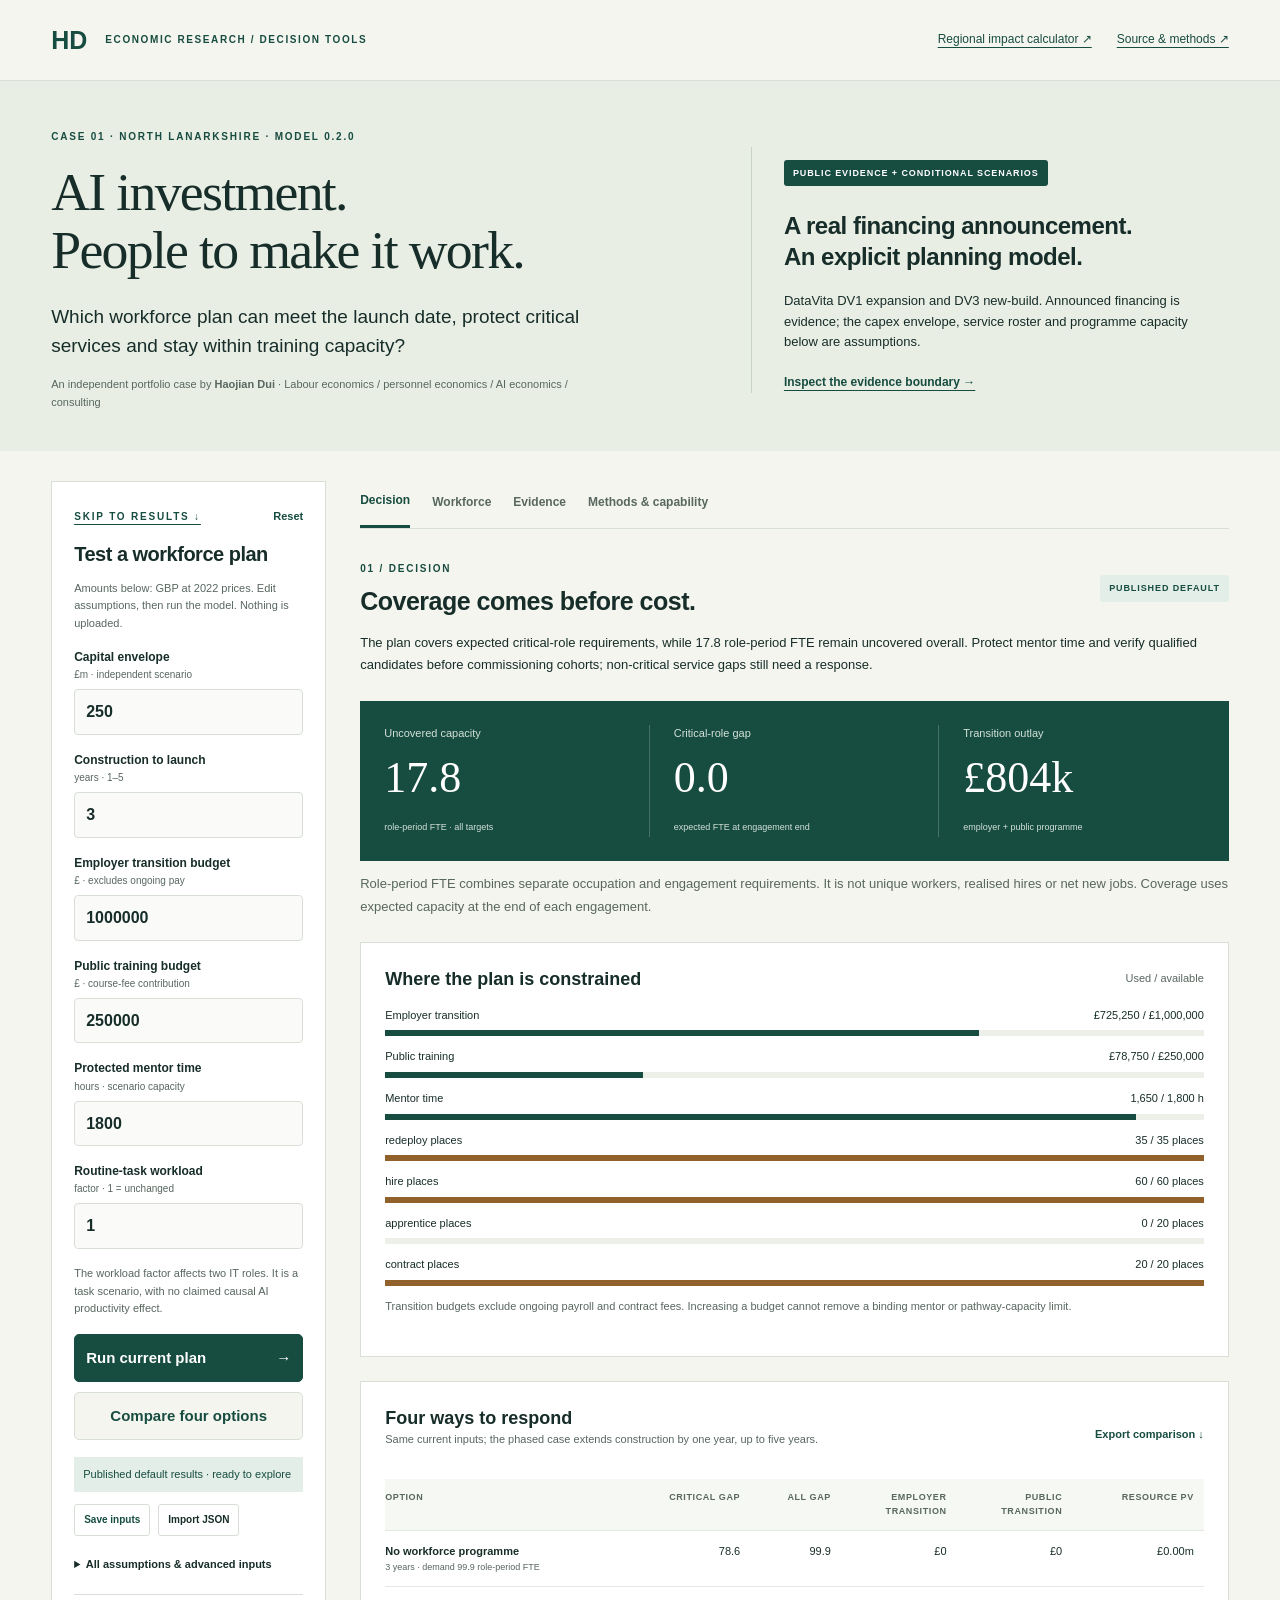
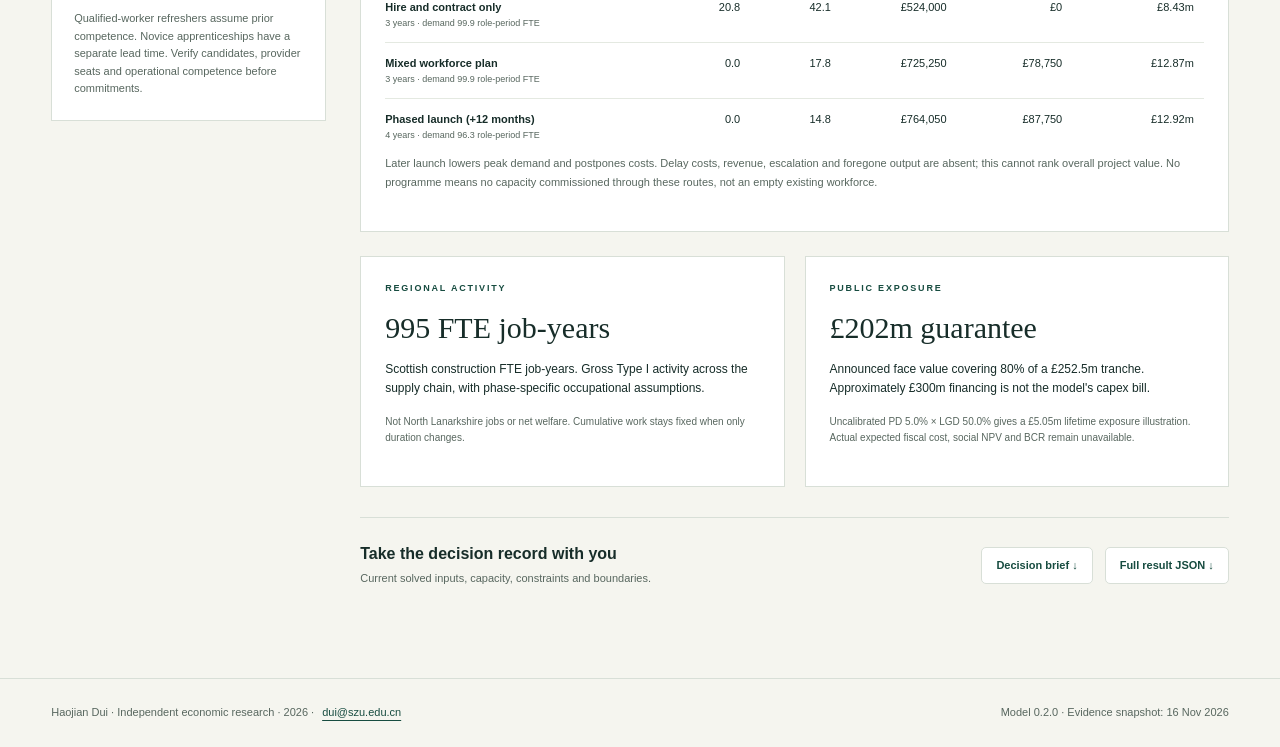
<file: site/index.html>
<!doctype html>
<html lang="en">
  <head>
    <meta charset="utf-8" />
    <meta name="viewport" content="width=device-width,initial-scale=1" />
    <meta
      name="description"
      content="An evidence-led AI infrastructure workforce decision case by economist Haojian Dui."
    />
    <title>AI Investment & Workforce | Haojian Dui</title>
    <link rel="stylesheet" href="workspace.css" />
  </head>
  <body>
    <a class="skip" href="#main">Skip to results</a>
    <header>
      <a class="brand" href="./"
        >HD <span>ECONOMIC RESEARCH / DECISION TOOLS</span></a
      >
      <div class="header-links">
        <a href="impact.html">Regional impact calculator ↗</a
        ><a href="https://github.com/JoeDHJ/economic-impact-assessment"
          >Source & methods ↗</a
        >
      </div>
    </header>
    <section class="hero">
      <div>
        <p class="eyebrow">CASE 01 · NORTH LANARKSHIRE · MODEL 0.2.0</p>
        <h1>AI investment.<br />People to make it work.</h1>
        <p class="intro">
          Which workforce plan can meet the launch date, protect critical
          services and stay within training capacity?
        </p>
        <p class="byline">
          An independent portfolio case by <strong>Haojian Dui</strong> · Labour
          economics / personnel economics / AI economics / consulting
        </p>
      </div>
      <aside class="case-note">
        <span class="pill">PUBLIC EVIDENCE + CONDITIONAL SCENARIOS</span>
        <h2>A real financing announcement.<br />An explicit planning model.</h2>
        <p>
          DataVita DV1 expansion and DV3 new-build. Announced financing is
          evidence; the capex envelope, service roster and programme capacity
          below are assumptions.
        </p>
        <a href="#evidence" data-go="evidence"
          >Inspect the evidence boundary →</a
        >
      </aside>
    </section>
    <div class="layout">
      <aside class="controls" aria-label="Scenario inputs">
        <div class="control-title">
          <a class="eyebrow" href="#main">SKIP TO RESULTS ↓</a
          ><button id="reset" class="text-button">Reset</button>
        </div>
        <h2>Test a workforce plan</h2>
        <p class="small">
          Amounts below: GBP at 2022 prices. Edit assumptions, then run the
          model. Nothing is uploaded.
        </p>
        <form id="inputs">
          <label
            >Capital envelope <span>£m · independent scenario</span
            ><input
              id="capital"
              type="number"
              min="0"
              max="100000"
              step="any"
              required /></label
          ><label
            >Construction to launch <span>years · 1–5</span
            ><input
              id="years"
              type="number"
              min="1"
              max="5"
              step="1"
              required /></label
          ><label
            >Employer transition budget <span>£ · excludes ongoing pay</span
            ><input
              id="employer"
              type="number"
              min="0"
              max="100000000"
              step="any"
              required /></label
          ><label
            >Public training budget <span>£ · course-fee contribution</span
            ><input
              id="public"
              type="number"
              min="0"
              max="100000000"
              step="any"
              required /></label
          ><label
            >Protected mentor time <span>hours · scenario capacity</span
            ><input
              id="mentor"
              type="number"
              min="0"
              max="1000000"
              step="any"
              required /></label
          ><label
            >Routine-task workload <span>factor · 1 = unchanged</span
            ><input
              id="routine"
              type="number"
              min="0.25"
              max="2"
              step="any"
              required
          /></label>
          <p class="small">
            The workload factor affects two IT roles. It is a task scenario,
            with no claimed causal AI productivity effect.
          </p>
          <button id="run" type="submit" class="primary">
            Run current plan <span>→</span></button
          ><button id="compare" type="button" class="secondary">
            Compare four options
          </button>
        </form>
        <p id="status" role="status" aria-live="polite">
          Published default results · ready to explore
        </p>
        <div class="file-actions">
          <button id="save">Save inputs</button
          ><label class="file-button" for="import">Import JSON</label
          ><input
            type="file"
            id="import"
            accept=".json,application/json"
            hidden
          />
        </div>
        <details>
          <summary>All assumptions & advanced inputs</summary>
          <p class="small">
            Edit the complete schema: tasks, wages, phase shares, success,
            attrition and capacities. Validate when applying.
          </p>
          <textarea
            id="advanced"
            aria-label="Complete workforce assumptions JSON"
            spellcheck="false"
          ></textarea
          ><button id="apply">Apply complete inputs</button>
        </details>
        <p class="small footer-note">
          Qualified-worker refreshers assume prior competence. Novice
          apprenticeships have a separate lead time. Verify candidates, provider
          seats and operational competence before commitments.
        </p>
      </aside>
      <main id="main">
        <nav class="tabs" aria-label="Analysis views">
          <button data-view="decision" aria-current="page">Decision</button
          ><button data-view="workforce">Workforce</button
          ><button data-view="evidence">Evidence</button
          ><button data-view="method">Methods & capability</button>
        </nav>
        <section id="decision" class="view">
          <div class="section-heading">
            <div>
              <p class="eyebrow">01 / DECISION</p>
              <h2>Coverage comes before cost.</h2>
            </div>
            <span id="result-label" class="pill light">PUBLISHED DEFAULT</span>
          </div>
          <p id="recommendation" class="recommendation"></p>
          <div class="metrics">
            <article>
              <span>Uncovered capacity</span><strong id="gap">—</strong
              ><small>role-period FTE · all targets</small>
            </article>
            <article>
              <span>Critical-role gap</span><strong id="critical">—</strong
              ><small>expected FTE at engagement end</small>
            </article>
            <article>
              <span>Transition outlay</span><strong id="cost">—</strong
              ><small>employer + public programme</small>
            </article>
          </div>
          <p class="boundary">
            Role-period FTE combines separate occupation and engagement
            requirements. It is not unique workers, realised hires or net new
            jobs. Coverage uses expected capacity at the end of each engagement.
          </p>
          <div class="panel">
            <div class="section-heading">
              <h3>Where the plan is constrained</h3>
              <span class="small">Used / available</span>
            </div>
            <div id="resources"></div>
            <p class="small">
              Transition budgets exclude ongoing payroll and contract fees.
              Increasing a budget cannot remove a binding mentor or
              pathway-capacity limit.
            </p>
          </div>
          <div class="panel">
            <div class="section-heading">
              <div>
                <h3>Four ways to respond</h3>
                <p id="comparison-note" class="small"></p>
              </div>
              <button id="export-options" class="text-button">
                Export comparison ↓
              </button>
            </div>
            <div class="table-scroll">
              <table>
                <caption class="sr-only">
                  Conditional options; gaps in role-period FTE, costs in GBP
                  2022
                </caption>
                <thead>
                  <tr>
                    <th>Option</th>
                    <th>Critical gap</th>
                    <th>All gap</th>
                    <th>Employer<br />transition</th>
                    <th>Public<br />transition</th>
                    <th>Resource PV</th>
                  </tr>
                </thead>
                <tbody id="options"></tbody>
              </table>
            </div>
            <p class="boundary">
              Later launch lowers peak demand and postpones costs. Delay costs,
              revenue, escalation and foregone output are absent; this cannot
              rank overall project value. No programme means no capacity
              commissioned through these routes, not an empty existing
              workforce.
            </p>
          </div>
          <div class="ledger-grid">
            <article class="panel">
              <p class="eyebrow">REGIONAL ACTIVITY</p>
              <h3 id="jobyears">—</h3>
              <p>
                Scottish construction FTE job-years. Gross Type I activity
                across the supply chain, with phase-specific occupational
                assumptions.
              </p>
              <p class="small">
                Not North Lanarkshire jobs or net welfare. Cumulative work stays
                fixed when only duration changes.
              </p>
            </article>
            <article class="panel">
              <p class="eyebrow">PUBLIC EXPOSURE</p>
              <h3>£202m guarantee</h3>
              <p>
                Announced face value covering 80% of a £252.5m tranche.
                Approximately £300m financing is not the model's capex bill.
              </p>
              <p id="guarantee" class="small"></p>
            </article>
          </div>
          <div class="exports">
            <div>
              <h3>Take the decision record with you</h3>
              <p class="small">
                Current solved inputs, capacity, constraints and boundaries.
              </p>
            </div>
            <button id="export-report">Decision brief ↓</button
            ><button id="export-result">Full result JSON ↓</button>
          </div>
        </section>
        <section id="workforce" class="view" hidden>
          <div class="section-heading">
            <div>
              <p class="eyebrow">02 / WORKFORCE</p>
              <h2>Tasks, timing and retained capacity.</h2>
            </div>
          </div>
          <div class="panel">
            <h3>Construction demand by month</h3>
            <p class="small">
              Scottish annualised FTE, including suppliers. Occupations within
              construction vary by assumed phase; totals reconcile to cumulative
              IO work.
            </p>
            <div id="chart"></div>
            <div id="phase-key" class="phase-key"></div>
          </div>
          <div class="panel">
            <div class="section-heading">
              <h3>Operating service roster</h3>
              <button id="export-roster" class="text-button">
                Export roster ↓
              </button>
            </div>
            <p id="roster-note" class="small"></p>
            <div class="table-scroll">
              <table>
                <caption class="sr-only">
                  Task-based service roster scenario
                </caption>
                <thead>
                  <tr>
                    <th>Role / SOC2020</th>
                    <th>24/7 posts</th>
                    <th>Day posts</th>
                    <th>Coverage h/yr</th>
                    <th>Service FTE</th>
                  </tr>
                </thead>
                <tbody id="roster"></tbody>
              </table>
            </div>
          </div>
          <div class="panel">
            <div class="section-heading">
              <h3>Role gaps & readiness</h3>
              <button id="export-gaps" class="text-button">
                Export gaps ↓
              </button>
            </div>
            <div class="table-scroll">
              <table>
                <caption class="sr-only">
                  Required and expected retained capacity by role and period
                </caption>
                <thead>
                  <tr>
                    <th>Role / period</th>
                    <th>Ready month</th>
                    <th>Required</th>
                    <th>End capacity</th>
                    <th>Gap</th>
                  </tr>
                </thead>
                <tbody id="roles"></tbody>
              </table>
            </div>
          </div>
          <div class="panel">
            <div class="section-heading">
              <h3>Commissioned pathway cohorts</h3>
              <button id="export-allocations" class="text-button">
                Export allocation ↓
              </button>
            </div>
            <div class="table-scroll">
              <table>
                <caption class="sr-only">
                  Integer pathway places selected by the solver
                </caption>
                <thead>
                  <tr>
                    <th>Role / route</th>
                    <th>Places</th>
                    <th>Start month</th>
                    <th>Ready month</th>
                    <th>End FTE</th>
                  </tr>
                </thead>
                <tbody id="allocations"></tbody>
              </table>
            </div>
            <p class="boundary">
              Cohorts are disjoint programme allocations; no cross-phase
              recycling is assumed. Matches and retention are planning rates.
              Security, cleaning and vendor equipment services are outside the
              roster. Contractor costs are not recirculated as extra IO
              procurement.
            </p>
            <button id="export-retention">Export retention coverage ↓</button
            ><button id="export-months">Export monthly occupations ↓</button>
          </div>
        </section>
        <section id="evidence" class="view" hidden>
          <p class="eyebrow">03 / EVIDENCE</p>
          <h2>What we know. What needs verification.</h2>
          <p>
            Public disclosures anchor the case. Assumptions complete the
            decision problem; they do not become observations when the model
            runs.
          </p>
          <div class="panel">
            <h3>Project claim register</h3>
            <div id="claims"></div>
          </div>
          <div class="panel">
            <h3>North Lanarkshire labour-market context</h3>
            <p class="boundary">
              Resident stocks are not available applicants. Workplace jobs are a
              different population. Pay is nominal 2025 GBP; model costs use
              separate 2022 assumptions. Suppressed values remain missing.
            </p>
            <div class="table-scroll">
              <table>
                <caption class="sr-only">
                  Selected official local observations
                </caption>
                <thead>
                  <tr>
                    <th>Observation</th>
                    <th>Value / unit</th>
                    <th>Period</th>
                    <th>Population / source</th>
                  </tr>
                </thead>
                <tbody id="local-data"></tbody>
              </table>
            </div>
            <button id="export-local">Export official context CSV ↓</button>
          </div>
          <div class="panel">
            <h3>Evidence needed before commitment</h3>
            <ol>
              <li>Capex bill, supplier origin, baseline and phasing.</li>
              <li>
                Employer roster, incumbent competencies and vendor
                responsibilities.
              </li>
              <li>
                Qualified applicant pools, provider spare places and protected
                mentor time.
              </li>
              <li>
                Observed retention, substitution and training outcomes with a
                credible comparison.
              </li>
              <li>
                Project cash flows and calibrated guarantee risk before
                fiscal-return claims.
              </li>
            </ol>
          </div>
        </section>
        <section id="method" class="view" hidden>
          <p class="eyebrow">04 / METHOD & CAPABILITY</p>
          <h2>An inspectable chain of reasoning.</h2>
          <div class="method-chain">
            <article>
              <span>01</span>
              <h3>Frame the decision</h3>
              <p>
                Define the financed package, baseline, deadlines and evidence
                gaps.
              </p>
            </article>
            <article>
              <span>02</span>
              <h3>Translate demand</h3>
              <p>Scottish IO → phased occupational proxy → task coverage.</p>
            </article>
            <article>
              <span>03</span>
              <h3>Allocate under limits</h3>
              <p>
                Integer cohorts, qualification leads, retention, mentoring and
                payer budgets.
              </p>
            </article>
            <article>
              <span>04</span>
              <h3>Expose trade-offs</h3>
              <p>
                Critical gaps first, total gaps second, resource cost third.
                Export residuals.
              </p>
            </article>
          </div>
          <div class="panel">
            <h3>Economic interpretation</h3>
            <p>
              The task approach asks which human responsibilities change with a
              routine-workload assumption. Personnel economics enters through
              skill readiness, training investment, attrition, mentor
              opportunity cost and the make-or-buy margin. Local stocks
              discipline context; they do not identify labour supply to this
              project.
            </p>
            <p>
              IO is a fixed-coefficient gross activity model. Programme
              allocation is deterministic conditional optimisation. Neither
              identifies a causal AI or training effect. A causal extension
              needs treatment assignment, observed outcomes and a credible
              comparison design.
            </p>
            <h3>Three ledgers, three questions</h3>
            <ul>
              <li>
                <strong>Regional activity:</strong> Scottish production and work
                associated with the assumed spend.
              </li>
              <li>
                <strong>Employer resources:</strong> transition and expected
                ongoing service costs.
              </li>
              <li>
                <strong>Public programme:</strong> training capacity supported
                per pound. Guarantee exposure stays separate.
              </li>
            </ul>
            <p>
              No social NPV or benefit-cost ratio is reported without benefit,
              additionality and opportunity-cost evidence.
            </p>
          </div>
          <div class="panel">
            <h3>Professional implementation</h3>
            <p>
              Python/SciPy and browser/HiGHS WebAssembly solve the same
              three-stage mixed-integer model. The local browser solver runs in
              a worker. A 15-second limit applies per optimisation stage;
              unfinished solves return errors instead of optimality claims. MILP
              has exponential worst-case complexity.
            </p>
            <p id="solver-note" class="small"></p>
            <p>
              Import, save and validate all inputs. Downloads describe the
              current solved case. Published default comparisons are marked
              separately after single-case changes.
            </p>
            <a href="reports/capability-and-interview.md"
              >Capability map & interview demonstration →</a
            ><br /><a href="reports/workforce-methodology.md"
              >Equations, assumptions & evaluation extension →</a
            ><br /><a href="reports/owner-rehearsal.md"
              >Owner rehearsal: explain, alter and defend →</a
            >
          </div>
          <div class="panel">
            <h3>Bounded independent work</h3>
            <p>
              This demonstrates analytical implementation and decision
              communication. It does not claim commissioned consulting
              experience, observed employer outcomes, measured training
              effectiveness or operational staffing approval.
            </p>
            <a href="https://github.com/JoeDHJ/economic-impact-assessment"
              >Reproducibility instructions and review records ↗</a
            >
          </div>
        </section>
      </main>
    </div>
    <footer>
      Haojian Dui · Independent economic research · 2026 ·
      <a href="mailto:dui@szu.edu.cn">dui@szu.edu.cn</a
      ><span>Model 0.2.0 · Evidence snapshot: 16 Nov 2026</span>
    </footer>
    <script src="case-data.js"></script>
    <script src="workforce-data.js"></script>
    <script src="workforce-core.js"></script>
    <script src="workspace.js"></script>
  </body>
</html>
</file>
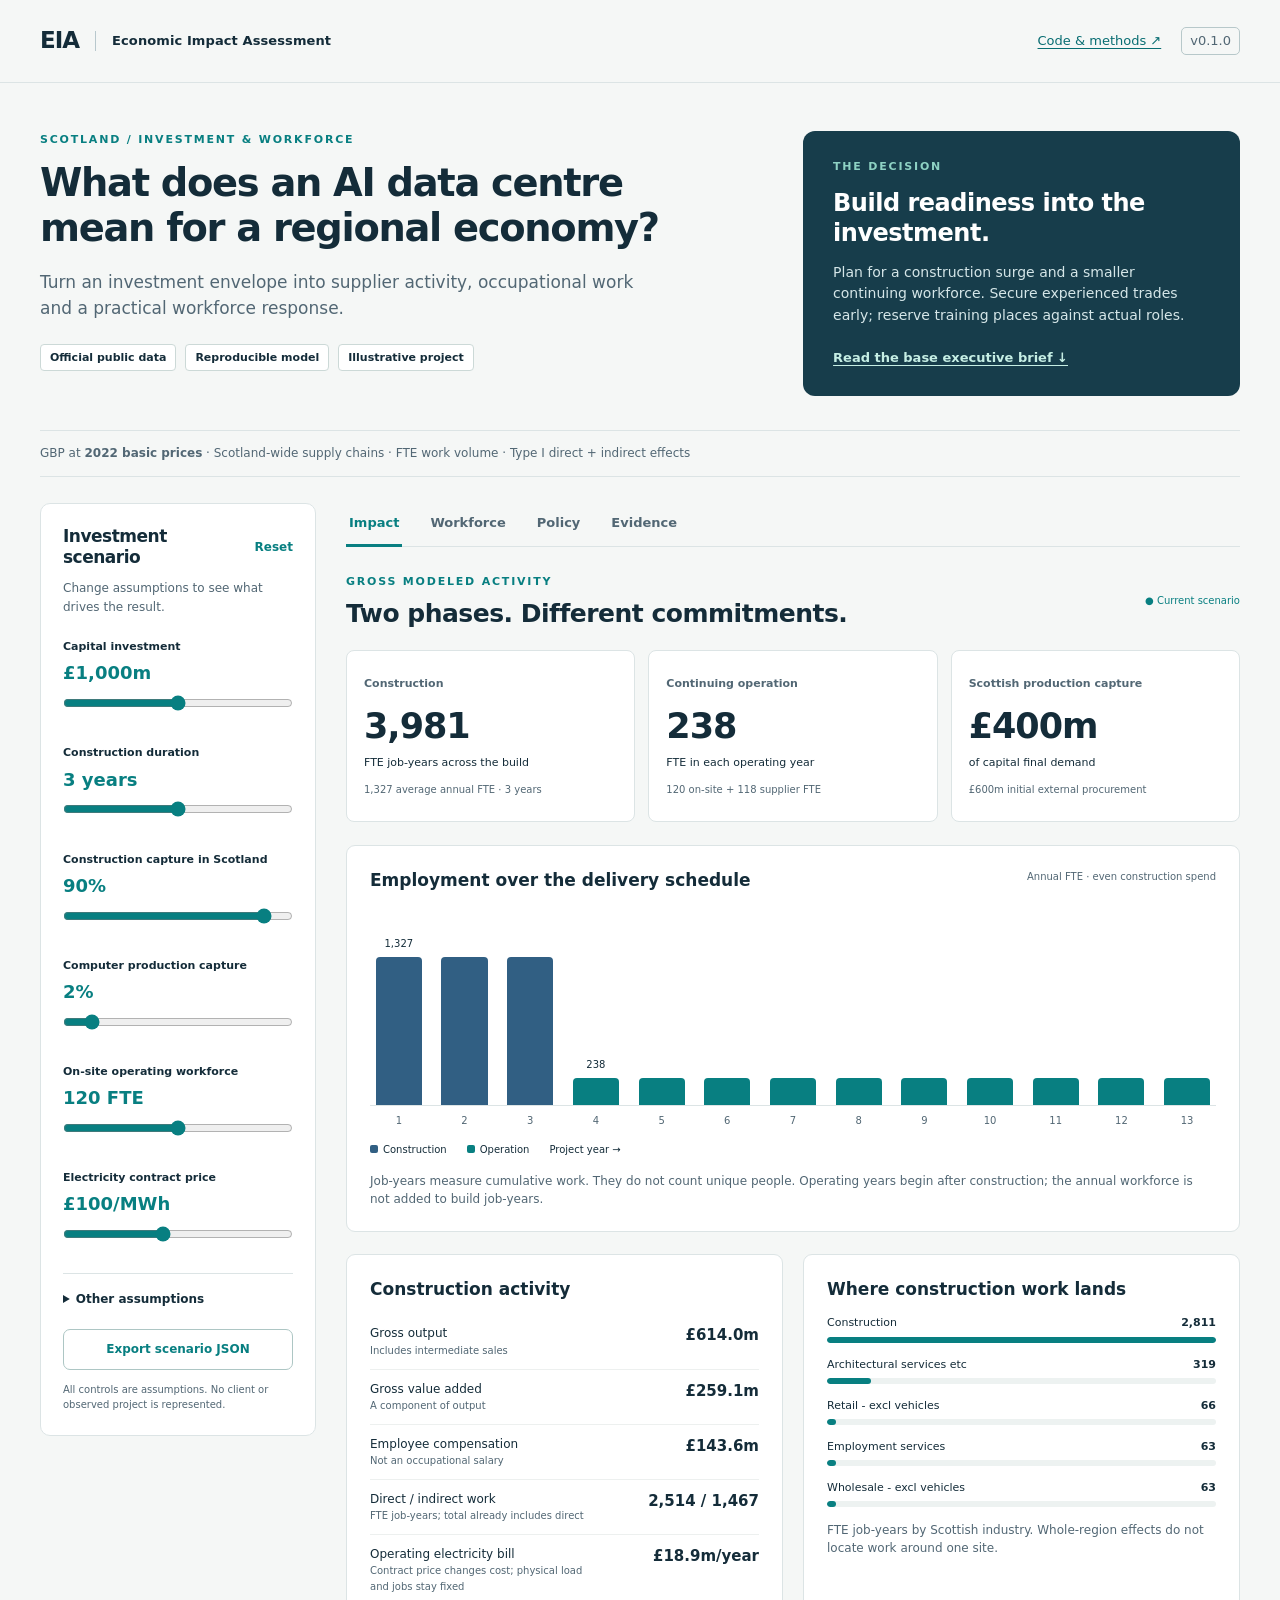
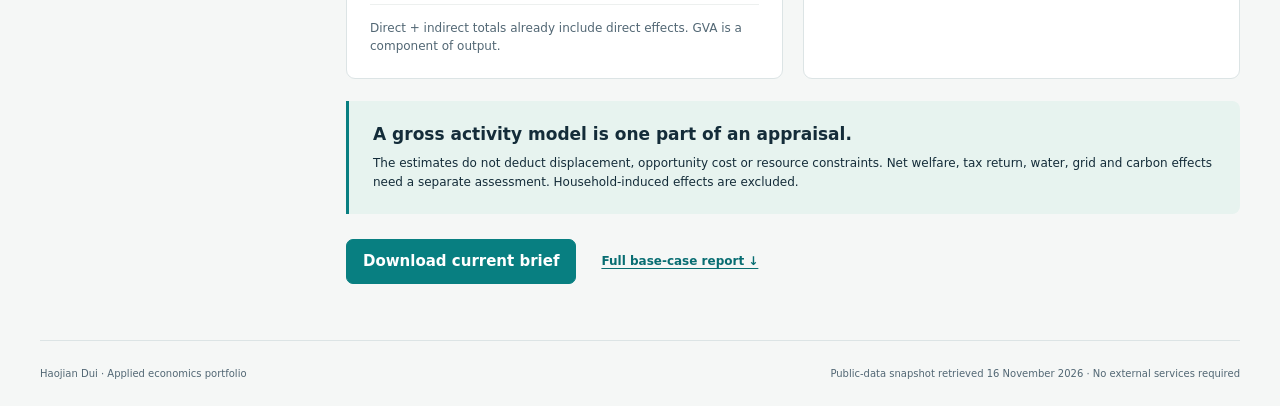
<file: site/impact.html>
<!doctype html>
<html lang="en"><head><meta charset="utf-8"><meta name="viewport" content="width=device-width,initial-scale=1"><meta name="description" content="Reproducible Scottish AI data-centre economic impact and workforce assessment, using official public data."><title>Economic Impact Assessment · Scotland</title><link rel="stylesheet" href="style.css"></head>
<body>
<a class="skip" href="#main">Skip to assessment</a>
<header><a class="brand" href="#">EIA<span>Economic Impact Assessment</span></a><div class="header-links"><a href="https://github.com/JoeDHJ/economic-impact-assessment">Code & methods ↗</a><span class="version">v0.1.0</span></div></header>
<main id="main">
<section class="hero"><div><p class="eyebrow">SCOTLAND / INVESTMENT & WORKFORCE</p><h1>What does an AI data centre <br>mean for a regional economy?</h1><p class="intro">Turn an investment envelope into supplier activity, occupational work and a practical workforce response.</p><div class="badges"><span>Official public data</span><span>Reproducible model</span><span>Illustrative project</span></div></div><aside class="hero-note"><p class="eyebrow">THE DECISION</p><h2>Build readiness into the investment.</h2><p>Plan for a construction surge and a smaller continuing workforce. Secure experienced trades early; reserve training places against actual roles.</p><a href="reports/executive-brief.md" download>Read the base executive brief ↓</a></aside></section>
<div class="context">GBP at <strong>2022 basic prices</strong> · Scotland-wide supply chains · FTE work volume · Type I direct + indirect effects</div>
<div class="layout"><aside class="controls"><div class="control-head"><h2>Investment scenario</h2><button id="reset" class="text-button">Reset</button></div><p>Change assumptions to see what drives the result.</p>
<label for="capital">Capital investment <output id="capital-value"></output></label><input id="capital" type="range" min="0" max="2000" step="50" value="1000">
<label for="years">Construction duration <output id="years-value"></output></label><input id="years" type="range" min="1" max="5" step="1" value="3">
<label for="capture">Construction capture in Scotland <output id="capture-value"></output></label><input id="capture" type="range" min="0" max="100" step="5" value="90">
<label for="equipment">Computer production capture <output id="equipment-value"></output></label><input id="equipment" type="range" min="0" max="20" step="1" value="2">
<label for="onsite">On-site operating workforce <output id="onsite-value"></output></label><input id="onsite" type="range" min="0" max="240" step="10" value="120">
<label for="power">Electricity contract price <output id="power-value"></output></label><input id="power" type="range" min="40" max="180" step="10" value="100">
<details><summary>Other assumptions</summary><p>Capital mix: 38% construction, 50% computers, 7% electrical equipment, 5% engineering. Electrical/engineering capture: 15%/75%.</p><p>20 MW IT load, PUE 1.2, 90% load factor. 80% Scottish electricity capture. £5m other annual procurement; £60,000 on-site compensation per FTE. 85% resident share.</p><p>Physical electricity output is valued at a fixed scenario £100/MWh in 2022 prices for the IO model. Contract-price changes alter the bill only, not physical generation or FTE.</p><p>Construction excludes separately purchased equipment. Capture concerns Scottish production, not supplier invoice address. The CLI accepts the full scenario.</p></details>
<button id="export-scenario" class="secondary">Export scenario JSON</button><small>All controls are assumptions. No client or observed project is represented.</small></aside>
<div class="workspace"><nav class="tabs" aria-label="Assessment views"><button id="tab-impact" class="active" data-view="impact" aria-selected="true">Impact</button><button id="tab-workforce" data-view="workforce" aria-selected="false">Workforce</button><button id="tab-policy" data-view="policy" aria-selected="false">Policy</button><button id="tab-evidence" data-view="evidence" aria-selected="false">Evidence</button></nav>
<section id="impact" class="view" aria-labelledby="tab-impact"><div class="section-title"><div><p class="eyebrow">GROSS MODELED ACTIVITY</p><h2>Two phases. Different commitments.</h2></div><span class="live">● Current scenario</span></div>
<div class="metrics" aria-live="polite"><article><span>Construction</span><strong id="build-jobs"></strong><p>FTE job-years across the build</p><small id="build-annual"></small></article><article><span>Continuing operation</span><strong id="op-jobs"></strong><p>FTE in each operating year</p><small id="op-split"></small></article><article><span>Scottish production capture</span><strong id="retained"></strong><p>of capital final demand</p><small id="external"></small></article></div>
<article class="panel"><div class="panel-heading"><h3>Employment over the delivery schedule</h3><span>Annual FTE · even construction spend</span></div><div id="timeline"></div><p class="chart-note">Job-years measure cumulative work. They do not count unique people. Operating years begin after construction; the annual workforce is not added to build job-years.</p></article>
<div class="two-panels"><article class="panel"><h3>Construction activity</h3><div id="effects"></div><p class="chart-note">Direct + indirect totals already include direct effects. GVA is a component of output.</p></article><article class="panel"><h3>Where construction work lands</h3><div id="industries"></div><p class="chart-note">FTE job-years by Scottish industry. Whole-region effects do not locate work around one site.</p></article></div>
<article class="callout"><h3>A gross activity model is one part of an appraisal.</h3><p>The estimates do not deduct displacement, opportunity cost or resource constraints. Net welfare, tax return, water, grid and carbon effects need a separate assessment. Household-induced effects are excluded.</p></article><div class="actions"><button id="export-brief">Download current brief</button><a href="reports/economic-impact-report.md" download>Full base-case report ↓</a></div></section>
<section id="workforce" class="view" aria-labelledby="tab-workforce" hidden><div class="section-title"><div><p class="eyebrow">OCCUPATIONS & SUPPLY</p><h2>Translate work volume into roles.</h2></div><button id="export-occupations" class="secondary">Download current CSV</button></div><div class="segmented"><button class="active" data-phase="construction">Construction</button><button data-phase="operation">Operation</button></div><p id="occupation-note"></p><div class="table-wrap"><table><caption class="sr-only">Largest occupational demand</caption><thead><tr><th>SOC2020 / Occupation</th><th id="occupation-unit">Annual average FTE</th><th>UK demand context, 2025</th></tr></thead><tbody id="occupations"></tbody></table></div><p class="chart-note" id="coverage"></p><article class="panel"><h3>Selected skills and wage context</h3><p id="wage-reference"></p><div class="table-wrap"><table class="skills-table"><thead><tr><th>Linked SOC2020</th><th>Qualitative skill reference</th></tr></thead><tbody id="skill-references"></tbody></table></div><p class="chart-note">Tags are editorial summaries of official England career profiles, with related-role mappings marked. They are not validated skill scores. The linked occupation estimates are exported in occupation_skills.csv.</p></article><article class="panel"><h3>Actual Scottish training channels</h3><p>Modern Apprenticeships · financial year 2025/26</p><div class="table-wrap"><table><thead><tr><th>Framework</th><th>Starts</th><th>In training</th><th>Achievements</th></tr></thead><tbody id="supply"></tbody></table></div><p class="chart-note">Different cohorts. Achievers are generally already employed. These are observed training flows, not spare places or available recruits. They cannot be subtracted from FTE demand to infer a shortage.</p></article><article class="callout"><h3>Investigate trade-specific constraints early.</h3><p>In Scotland's Employer Skills Survey 2024, 60% of skilled-trade vacancies were hard to fill for skill reasons. The measure concerns surveyed vacancies in 2024; it does not quantify a shortage at this hypothetical site.</p><a href="https://www.gov.scot/publications/employer-skills-survey-2024-scotland/pages/skill-shortage-vacancies/">Read the official survey ↗</a></article></section>
<section id="policy" class="view" aria-labelledby="tab-policy" hidden><div class="section-title"><div><p class="eyebrow">DELIVERY OPTIONS</p><h2>Match the response to the deadline.</h2></div></div><p>Independent option scenarios target on-site roles. Costs, seats and project match rates are assumptions; the electrical completion input uses the published achievement/leaver ratio.</p><div id="policies"></div><article class="callout"><h3>Reserve capacity before commissioning.</h3><p>Confirm eligible workers, provider seats, competing projects and shift requirements. The options overlap in target roles and cannot be summed into a combined jobs claim. A training match is not a net additional job or a measured policy effect.</p></article><a href="https://github.com/JoeDHJ/economic-impact-assessment/blob/main/docs/policy-and-supply.md">Policy design and implementation gates ↗</a></section>
<section id="evidence" class="view" aria-labelledby="tab-evidence" hidden><div class="section-title"><div><p class="eyebrow">DATA & METHODS</p><h2>Inspect the chain from source to decision.</h2></div></div><div class="evidence-grid"><article class="panel"><span class="tag">Official estimates</span><h3>Scottish input-output accounts</h3><p>2022 domestic industry-by-industry table, 98 industries; published December 2025. Rows supply, columns purchase. Imports are excluded from domestic coefficients.</p><a href="https://www.gov.scot/publications/input-output-latest/">Source tables ↗</a></article><article class="panel"><span class="tag">Transferred staffing proxy</span><h3>UK occupation × industry</h3><p>Skills England 2025: SOC2020 workers in 18 broad SIC groups. Shares proxy Scottish FTE composition. Detailed industry and local differences remain unresolved.</p><a href="https://explore-education-statistics.service.gov.uk/find-statistics/occupations-in-demand/2025/explore">Staffing source ↗</a></article><article class="panel"><span class="tag">Observed counts</span><h3>Scottish training and skills</h3><p>SDS 2025/26 framework starts, training and achievements; Scottish Employer Skills Survey 2024 recruitment constraints. Provider spare capacity is not observed.</p><a href="https://www.skillsdevelopmentscotland.co.uk/media/josfrdus/modern-apprenticeship-supplementary-tables-quarter-4-2025-26.xlsx">Administrative tables ↗</a></article><article class="panel"><span class="tag">Scenario inputs</span><h3>Investment and operating plan</h3><p>Budget, production capture, duration, power use, on-site jobs and policy costs are explicit assumptions. No future nominal budget is mixed into 2022 prices.</p><button id="export-scenario-2" class="text-button">Download complete inputs ↓</button></article></div><article class="panel"><h3>Validated accounting</h3><p id="validation"></p><p class="formula">x = (I − A)<sup>−1</sup> f &nbsp; · &nbsp; FTE = e′x</p><p>The official Leontief inverse is stored multiplied by 1,000. Direct FTE coefficients are recovered from employment effects divided by employment multipliers. A zero-output tobacco sector has zero transactions and zero coefficients.</p><p>Operating purchases generate supplier activity; 120 base on-site FTE are a separate staffing input. The centre's own output is never multiplied and then added again.</p></article><div class="actions"><a class="button" href="https://github.com/JoeDHJ/economic-impact-assessment#reproduce-the-case">Run independently ↗</a><a href="https://github.com/JoeDHJ/economic-impact-assessment/blob/main/docs/employer-evidence.md">Employer requirements → artifacts ↗</a></div></section>
</div></div>
<footer><span>Haojian Dui · Applied economics portfolio</span><span>Public-data snapshot retrieved 16 November 2026 · No external services required</span></footer>
</main><script src="case-data.js"></script><script src="app.js"></script></body></html>
</file>
<file: site/workspace.css>
:root {
  --ink: #172d29;
  --green: #174c40;
  --mint: #e3eee8;
  --paper: #f5f5ef;
  --line: #d8dfd7;
  --muted: #58675f;
  --amber: #91612c;
  --red: #a24935;
}
* {
  box-sizing: border-box;
}
body {
  margin: 0;
  background: var(--paper);
  color: var(--ink);
  font-family: Inter, "Segoe UI", Arial, sans-serif;
  font-size: 15px;
  line-height: 1.6;
}
a {
  color: var(--green);
  text-underline-offset: 4px;
}
button,
input,
textarea {
  font: inherit;
}
button,
.file-button {
  cursor: pointer;
}
button {
  border: 1px solid var(--line);
  background: #fff;
  color: var(--green);
  border-radius: 5px;
  padding: 9px 14px;
  font-weight: 600;
}
button:hover,
.file-button:hover {
  background: var(--mint);
}
button:disabled {
  opacity: 0.4;
  cursor: wait;
}
button:focus-visible,
a:focus-visible,
input:focus-visible,
textarea:focus-visible,
summary:focus-visible {
  outline: 3px solid #c29742;
  outline-offset: 3px;
}
header {
  display: flex;
  justify-content: space-between;
  align-items: center;
  padding: 20px 4vw;
  border-bottom: 1px solid var(--line);
  gap: 20px;
}
.brand {
  font-size: 25px;
  text-decoration: none;
  font-weight: 800;
  display: flex;
  align-items: center;
  gap: 18px;
}
.brand span {
  font-size: 10px;
  letter-spacing: 1.6px;
  font-weight: 600;
}
.header-links {
  display: flex;
  gap: 25px;
  font-size: 12px;
}
.hero {
  display: grid;
  grid-template-columns: 1.25fr 1fr;
  gap: 8vw;
  padding: 48px 4vw 40px;
  background: #e9eee5;
}
h1 {
  font-family: Georgia, serif;
  font-size: clamp(39px, 4.2vw, 64px);
  line-height: 1.08;
  font-weight: 400;
  letter-spacing: -1.7px;
  margin: 18px 0 24px;
}
h2 {
  font-size: 25px;
  line-height: 1.28;
  letter-spacing: -0.5px;
  margin: 8px 0 18px;
  font-weight: 600;
}
h3 {
  font-size: 18px;
  line-height: 1.4;
  margin: 0 0 14px;
}
p {
  margin: 0 0 16px;
}
.eyebrow {
  font-size: 10px;
  letter-spacing: 1.8px;
  font-weight: 700;
  color: var(--green);
  margin: 0;
}
.intro {
  font-size: 19px;
  max-width: 560px;
  line-height: 1.5;
}
.byline {
  font-size: 11px;
  color: var(--muted);
  max-width: 540px;
  margin-bottom: 0;
}
.case-note {
  border-left: 1px solid #c7d2c5;
  padding: 12px 0 0 32px;
  align-self: center;
}
.case-note h2 {
  font-size: 24px;
  margin-top: 25px;
}
.case-note p {
  font-size: 13px;
  max-width: 420px;
}
.case-note a {
  font-size: 12px;
  font-weight: 600;
}
.pill {
  display: inline-block;
  font-size: 9px;
  letter-spacing: 0.9px;
  font-weight: 700;
  background: var(--green);
  color: white;
  border-radius: 3px;
  padding: 6px 9px;
}
.pill.light {
  background: var(--mint);
  color: var(--green);
  white-space: nowrap;
}
.layout {
  display: grid;
  grid-template-columns: 275px minmax(0, 1fr);
  gap: 34px;
  max-width: 1580px;
  margin: auto;
  padding: 30px 4vw 60px;
}
.controls {
  align-self: start;
  background: white;
  border: 1px solid var(--line);
  padding: 22px;
  position: static;
}
.control-title,
.section-heading {
  display: flex;
  justify-content: space-between;
  align-items: center;
  gap: 12px;
}
.text-button {
  padding: 4px 0;
  border: 0;
  background: none;
  font-size: 11px;
  white-space: nowrap;
}
.controls h2 {
  font-size: 20px;
  margin: 12px 0;
}
.small,
small {
  font-size: 11px;
  line-height: 1.6;
  color: var(--muted);
}
label {
  display: block;
  font-size: 12px;
  font-weight: 600;
  margin: 16px 0;
}
label span {
  display: block;
  color: var(--muted);
  font-size: 10px;
  font-weight: 400;
}
input[type="number"] {
  display: block;
  width: 100%;
  border: 1px solid var(--line);
  border-radius: 4px;
  padding: 9px 11px;
  margin-top: 6px;
  background: #fafbf8;
  font-size: 16px;
  color: var(--ink);
}
.primary,
.secondary {
  width: 100%;
  margin: 5px 0;
  padding: 11px;
}
.primary {
  background: var(--green);
  color: white;
  border-color: var(--green);
  display: flex;
  justify-content: space-between;
}
.primary:hover {
  background: #246452;
}
.secondary {
  background: var(--paper);
}
#status {
  font-size: 11px;
  margin: 12px 0;
  padding: 9px;
  background: var(--mint);
  color: var(--green);
  overflow-wrap: anywhere;
}
#status.error {
  background: #f8e6de;
  color: #873c27;
}
.file-actions {
  display: flex;
  gap: 8px;
  align-items: center;
}
.file-actions button,
.file-button {
  font-size: 10px;
  padding: 7px 9px;
  margin: 0;
  border: 1px solid var(--line);
  border-radius: 3px;
  font-weight: 600;
}
.footer-note {
  border-top: 1px solid var(--line);
  padding-top: 15px;
  margin-top: 20px;
  margin-bottom: 0;
}
details {
  margin-top: 20px;
  font-size: 11px;
}
summary {
  cursor: pointer;
  font-weight: 600;
}
textarea {
  width: 100%;
  height: 280px;
  margin: 10px 0;
  font: 11px/1.5 monospace;
  resize: vertical;
}
.tabs {
  display: flex;
  gap: 22px;
  border-bottom: 1px solid var(--line);
  margin-bottom: 32px;
  overflow: auto;
}
.tabs button {
  border: 0;
  background: none;
  border-radius: 0;
  font-size: 12px;
  padding: 10px 0 14px;
  white-space: nowrap;
  color: var(--muted);
}
.tabs button[aria-current] {
  border-bottom: 3px solid var(--green);
  color: var(--green);
}
.section-heading {
  margin-bottom: 15px;
}
.section-heading h2,
.section-heading h3 {
  margin-bottom: 0;
}
.recommendation {
  font-size: 16px;
  line-height: 1.7;
  max-width: 850px;
}
.metrics {
  display: grid;
  grid-template-columns: repeat(3, 1fr);
  background: var(--green);
  color: white;
  margin: 25px 0 12px;
  padding: 24px 0;
}
.metrics article {
  padding: 0 24px;
  border-right: 1px solid #487166;
}
.metrics article:last-child {
  border: 0;
}
.metrics span {
  display: block;
  font-size: 11px;
  color: #d3e1d8;
}
.metrics strong {
  display: block;
  font:
    44px/1.3 Georgia,
    serif;
  margin: 7px 0;
}
.metrics small {
  color: #d3e1d8;
  font-size: 9px;
}
.boundary {
  font-size: 11px;
  color: var(--muted);
  line-height: 1.7;
}
.panel {
  border: 1px solid var(--line);
  background: white;
  padding: 24px;
  margin: 24px 0;
}
.resource {
  margin: 12px 0;
}
.resource-head {
  display: flex;
  justify-content: space-between;
  gap: 10px;
  font-size: 11px;
  margin-bottom: 6px;
}
.track {
  height: 6px;
  background: #edf0e9;
  overflow: hidden;
}
.track > span {
  display: block;
  height: 100%;
  background: var(--green);
}
.track > span.binding {
  background: var(--amber);
}
.table-scroll {
  overflow-x: auto;
}
table {
  width: 100%;
  border-collapse: collapse;
  font-size: 11px;
  line-height: 1.5;
}
th,
td {
  text-align: right;
  padding: 12px 10px;
  border-bottom: 1px solid #e4e9e1;
  vertical-align: top;
  font-variant-numeric: tabular-nums;
}
th {
  font-size: 9px;
  text-transform: uppercase;
  letter-spacing: 0.6px;
  color: var(--muted);
  font-weight: 600;
  background: #f6f8f3;
}
th:first-child,
td:first-child {
  text-align: left;
  padding-left: 0;
}
td:first-child {
  font-weight: 600;
  min-width: 150px;
}
td small {
  display: block;
  font-weight: 400;
  font-size: 9px;
}
tbody tr:last-child td {
  border-bottom: 0;
}
.gap {
  color: var(--red);
  font-weight: 700;
}
.ledger-grid {
  display: grid;
  grid-template-columns: 1fr 1fr;
  gap: 20px;
}
.ledger-grid .panel {
  margin: 0;
}
.ledger-grid p {
  font-size: 12px;
}
.ledger-grid .eyebrow {
  font-size: 9px;
}
.ledger-grid h3 {
  font:
    30px Georgia,
    serif;
  margin: 15px 0;
}
.ledger-grid .small {
  font-size: 10px;
}
.exports {
  margin: 30px 0;
  display: flex;
  align-items: center;
  gap: 12px;
  border-top: 1px solid var(--line);
  padding-top: 25px;
}
.exports div {
  margin-right: auto;
}
.exports h3 {
  font-size: 16px;
  margin-bottom: 5px;
}
.exports p {
  margin: 0;
}
.exports button {
  font-size: 11px;
}
.phase-key {
  display: flex;
  flex-wrap: wrap;
  gap: 15px;
  font-size: 10px;
}
.phase-key span::before {
  content: "";
  display: inline-block;
  background: var(--color);
  width: 9px;
  height: 9px;
  margin-right: 6px;
}
#chart svg {
  width: 100%;
  height: auto;
  min-height: 160px;
}
.claim {
  display: grid;
  grid-template-columns: 170px 1fr;
  gap: 20px;
  padding: 17px 0;
  border-bottom: 1px solid var(--line);
  font-size: 12px;
}
.claim:last-child {
  border: 0;
}
.claim small {
  display: block;
}
.claim a {
  font-size: 10px;
}
.claim p {
  margin: 0;
}
.method-chain {
  display: grid;
  grid-template-columns: repeat(2, 1fr);
  gap: 20px;
  margin: 25px 0;
}
.method-chain article {
  border-top: 2px solid var(--green);
  padding: 20px 0;
}
.method-chain span {
  font:
    28px Georgia,
    serif;
  color: #7a927e;
}
.method-chain h3 {
  font-size: 17px;
  margin: 10px 0;
}
.method-chain p,
.view > p {
  font-size: 13px;
}
.view[hidden] {
  display: none;
}
ol,
ul {
  padding-left: 20px;
  font-size: 13px;
}
li {
  margin: 8px 0;
}
footer {
  padding: 25px 4vw;
  border-top: 1px solid var(--line);
  font-size: 11px;
  color: var(--muted);
  display: flex;
  gap: 8px;
  flex-wrap: wrap;
}
footer span {
  margin-left: auto;
}
.skip {
  position: absolute;
  left: -9999px;
}
.skip:focus {
  left: 12px;
  top: 12px;
  background: white;
  padding: 12px;
  z-index: 9;
}
.sr-only {
  position: absolute;
  width: 1px;
  height: 1px;
  overflow: hidden;
  clip: rect(0, 0, 0, 0);
}
@media (min-width: 1500px) {
  .layout {
    grid-template-columns: 300px minmax(0, 1fr);
    gap: 45px;
  }
}
@media (max-width: 1050px) {
  .layout {
    grid-template-columns: 240px minmax(0, 1fr);
    gap: 22px;
    padding-left: 3vw;
    padding-right: 3vw;
  }
  .controls {
    padding: 18px;
  }
  .tabs {
    gap: 17px;
  }
  .metrics article {
    padding: 0 15px;
  }
  .metrics strong {
    font-size: 35px;
  }
  .exports {
    flex-wrap: wrap;
  }
  .hero {
    gap: 4vw;
  }
  .ledger-grid {
    grid-template-columns: 1fr;
  }
  .claim {
    grid-template-columns: 130px 1fr;
  }
}
@media (max-width: 760px) {
  header {
    padding: 17px 5vw;
  }
  .brand span {
    font-size: 8px;
    max-width: 110px;
  }
  .header-links {
    gap: 10px;
    font-size: 10px;
  }
  .header-links a:first-child {
    display: none;
  }
  .hero {
    grid-template-columns: 1fr;
    padding: 30px 5vw;
    gap: 25px;
  }
  h1 {
    font-size: 43px;
    margin-top: 16px;
  }
  .intro {
    font-size: 17px;
  }
  .case-note {
    padding: 0 0 0 18px;
  }
  .case-note h2 {
    font-size: 20px;
    margin: 15px 0;
  }
  .case-note p {
    font-size: 12px;
  }
  .layout {
    display: block;
    padding: 25px 5vw;
  }
  .controls {
    position: static;
    margin-bottom: 30px;
    padding: 20px;
  }
  .controls form {
    display: grid;
    grid-template-columns: 1fr 1fr;
    gap: 0 15px;
  }
  .controls form .small,
  .controls form button {
    grid-column: 1/-1;
  }
  .controls label {
    margin: 10px 0;
  }
  .controls input {
    font-size: 15px;
  }
  .tabs {
    gap: 22px;
    margin-bottom: 25px;
  }
  .tabs button {
    font-size: 11px;
  }
  h2 {
    font-size: 23px;
  }
  .section-heading {
    flex-wrap: wrap;
  }
  .metrics {
    padding: 17px 0;
  }
  .metrics article {
    padding: 0 12px;
  }
  .metrics span {
    font-size: 9px;
  }
  .metrics strong {
    font-size: 30px;
  }
  .metrics small {
    font-size: 8px;
  }
  .panel {
    padding: 20px;
    margin: 20px 0;
  }
  .ledger-grid {
    gap: 20px;
  }
  .exports {
    gap: 10px;
  }
  .exports div {
    width: 100%;
  }
  .claim {
    grid-template-columns: 1fr;
    gap: 6px;
  }
  .claim > div {
    display: flex;
    justify-content: space-between;
    gap: 10px;
  }
  .claim small {
    font-size: 9px;
  }
  .method-chain {
    gap: 15px;
  }
  .method-chain h3 {
    font-size: 15px;
    margin: 10px 0;
  }
  .method-chain p {
    font-size: 12px;
  }
  footer {
    display: block;
    padding: 20px 5vw;
  }
  footer span {
    display: block;
    margin-top: 10px;
  }
  table {
    font-size: 10px;
  }
  th,
  td {
    padding: 10px 8px;
  }
  .boundary {
    font-size: 10px;
  }
}

@media (max-width: 760px) {
  .table-scroll::before {
    content: "Swipe table horizontally for all columns →";
    display: block;
    font-size: 11px;
    color: var(--muted);
    margin-bottom: 10px;
  }
  #chart {
    overflow-x: auto;
  }
  #chart::before {
    content: "Swipe chart for monthly detail →";
    display: block;
    font-size: 11px;
    color: var(--muted);
  }
  #chart svg {
    width: 800px;
    max-width: none;
    min-height: 220px;
  }
  .table-scroll th:first-child,
  .table-scroll td:first-child {
    position: sticky;
    left: 0;
    background: white;
    z-index: 1;
    max-width: 155px;
  }
  .table-scroll th:first-child {
    background: #f6f8f3;
  }
}
</file>
<file: site/style.css>
:root{--ink:#142c39;--muted:#526774;--line:#dce4e5;--paper:#f5f7f6;--teal:#087f81;--blue:#315f83;--pale:#e7f3ef;--amber:#a26322}*{box-sizing:border-box}body{margin:0;background:var(--paper);color:var(--ink);font:15px/1.55 system-ui,-apple-system,"Segoe UI",sans-serif}a{color:#086d72;text-underline-offset:3px}button,input{font:inherit}button,a{touch-action:manipulation}button{cursor:pointer;border:1px solid var(--teal);background:var(--teal);color:white;border-radius:7px;padding:10px 16px;font-weight:650}button:hover{filter:brightness(.94)}button:focus-visible,a:focus-visible,input:focus-visible,summary:focus-visible{outline:3px solid #c17a2c;outline-offset:3px}header{max-width:1440px;margin:auto;padding:23px 40px;display:flex;align-items:center;justify-content:space-between;border-bottom:1px solid var(--line)}.brand{font-size:23px;font-weight:850;letter-spacing:-1px;text-decoration:none;color:var(--ink);display:flex;align-items:center;gap:16px}.brand span{font-size:13px;letter-spacing:.1px;font-weight:600;padding-left:16px;border-left:1px solid #b8c8cd}.header-links{display:flex;gap:20px;align-items:center;font-size:13px}.version{border:1px solid #b7c8ca;padding:3px 8px;border-radius:5px;color:var(--muted)}main{max-width:1440px;margin:auto;padding:0 40px}.hero{padding:48px 0 34px;display:grid;grid-template-columns:1.6fr 1fr;gap:64px}.eyebrow{font-size:11px;letter-spacing:1.8px;font-weight:750;color:var(--teal);margin:0 0 13px}h1{font-size:clamp(28px,3vw,43px);line-height:1.17;letter-spacing:-1.3px;margin:0 0 18px}h2{font-size:24px;line-height:1.25;letter-spacing:-.5px;margin:0 0 12px}h3{font-size:17px;line-height:1.35;margin:0 0 14px}.intro{color:var(--muted);font-size:17px;max-width:620px;margin:0}.badges{display:flex;gap:9px;flex-wrap:wrap;margin-top:23px}.badges span{font-size:11px;font-weight:650;border:1px solid #ccd9d7;background:white;padding:4px 9px;border-radius:4px}.hero-note{background:#173d4b;color:#fff;border-radius:12px;padding:27px 30px;align-self:start}.hero-note .eyebrow{color:#8ed2c4}.hero-note h2{font-size:24px;max-width:330px}.hero-note p:not(.eyebrow){font-size:14px;color:#d5e6e8;margin-bottom:19px}.hero-note a{color:#c5eee4;font-size:13px;font-weight:650}.context{padding:13px 0;border-top:1px solid var(--line);border-bottom:1px solid var(--line);color:var(--muted);font-size:12px}.layout{display:grid;grid-template-columns:276px minmax(0,1fr);gap:30px;padding-top:26px;align-items:start}.controls{background:#fff;border:1px solid var(--line);padding:22px;border-radius:10px;position:sticky;top:16px}.control-head{display:flex;justify-content:space-between;align-items:center;gap:8px}.control-head h2{font-size:17px;margin:0}.controls p{font-size:12px;color:var(--muted);margin:11px 0 20px}.text-button{border:0;background:none;color:var(--teal);padding:0;font-size:12px}.controls label{display:block;font-size:11px;font-weight:650;margin-top:22px}.controls output{display:block;color:var(--teal);font-size:18px;font-weight:750;margin:4px 0}.controls input{width:100%;accent-color:var(--teal);height:24px;cursor:pointer;margin:0}.controls details{font-size:12px;margin-top:20px;border-top:1px solid var(--line);padding-top:16px}.controls details p{margin:10px 0}.controls summary{font-weight:650;cursor:pointer}.controls small{display:block;color:var(--muted);font-size:10px;margin-top:12px}.controls .secondary{width:100%;font-size:12px;margin-top:20px}.secondary{background:#fff;color:var(--teal);font-size:12px;border-color:#adc6c4}.tabs{display:flex;border-bottom:1px solid var(--line);gap:25px;margin-bottom:26px}.tabs button{border:0;border-radius:0;padding:10px 3px 13px;background:none;color:var(--muted);font-size:13px;position:relative}.tabs button.active{color:var(--teal)}.tabs .active:after{content:"";position:absolute;height:3px;background:var(--teal);bottom:-1px;left:0;right:0}.section-title{display:flex;justify-content:space-between;align-items:center;gap:20px;margin-bottom:21px}.section-title .eyebrow{margin-bottom:8px}.section-title h2{margin:0;font-size:25px}.live{color:var(--teal);font-size:10px;white-space:nowrap}.metrics{display:grid;grid-template-columns:repeat(3,minmax(0,1fr));gap:13px;margin-bottom:23px}.metrics article{padding:20px 17px;border:1px solid var(--line);border-radius:8px;background:#fff;min-height:166px}.metrics span{font-size:11px;font-weight:650;color:var(--muted)}.metrics strong{display:block;font-size:35px;line-height:1.2;letter-spacing:-1px;margin:11px 0 7px}.metrics p{font-size:11px;margin:0 0 6px}.metrics small{font-size:10px;color:var(--muted)}.panel{background:#fff;border:1px solid var(--line);border-radius:9px;padding:23px;margin-bottom:22px}.panel-heading{display:flex;align-items:start;justify-content:space-between;gap:15px}.panel-heading span{font-size:10px;color:var(--muted)}.chart-note{font-size:11px;line-height:1.5;color:var(--muted);margin:14px 0 0}.two-panels{display:grid;grid-template-columns:1fr 1fr;gap:20px}.callout{border-left:3px solid var(--teal);background:var(--pale);padding:22px 24px;margin-bottom:25px;border-radius:0 8px 8px 0}.callout h3{margin-bottom:8px}.callout p,.callout a{font-size:12px;margin:0}.actions{display:flex;align-items:center;gap:25px;flex-wrap:wrap;margin:12px 0 30px}.actions a{font-size:12px;font-weight:650}.button{background:var(--teal);color:white;border-radius:7px;padding:11px 18px;text-decoration:none}.timeline{height:200px;display:flex;gap:8px;align-items:end;padding-top:25px;border-bottom:1px solid var(--line)}.time-col{flex:1;min-width:0;height:100%;display:flex;flex-direction:column;justify-content:end;align-items:center;position:relative}.time-bar{width:80%;max-width:48px;background:var(--teal);border-radius:4px 4px 0 0;min-height:1px;position:relative}.time-bar.build{background:var(--blue)}.time-bar span{font-size:10px;position:absolute;top:-21px;left:50%;transform:translateX(-50%);color:var(--ink)}.year-labels{display:flex;gap:8px}.year-labels span{flex:1;text-align:center;font-size:10px;color:var(--muted);padding-top:7px}.legend{display:flex;gap:20px;font-size:10px;margin-top:14px}.legend b{height:8px;width:8px;display:inline-block;margin-right:5px;background:var(--teal);border-radius:2px}.legend .build{background:var(--blue)}.effect-row{display:grid;grid-template-columns:1.3fr 1fr;gap:10px;border-bottom:1px solid #edf0ef;padding:10px 0;font-size:12px}.effect-row strong{text-align:right;font-size:15px}.effect-row small{display:block;color:var(--muted);font-size:10px}.industry-row{margin:13px 0}.bar-label{display:flex;justify-content:space-between;gap:15px;font-size:11px;margin-bottom:5px}.bar-track{height:6px;background:#edf2f1;border-radius:5px;overflow:hidden}.bar-track span{display:block;height:100%;background:var(--teal);border-radius:5px}.table-wrap{overflow-x:auto}table{width:100%;border-collapse:collapse;font-size:12px;text-align:left}th{font-size:10px;color:var(--muted);font-weight:700;border-bottom:1px solid #b8c9c9;padding:12px 10px 12px 0}td{padding:13px 10px 13px 0;border-bottom:1px solid #e6eceb;vertical-align:top}td:nth-child(2),th:nth-child(2){text-align:right}td:last-child{padding-right:0}.soc{font-size:10px;color:var(--muted);display:block;margin-top:4px}.demand{font-size:10px;white-space:nowrap;padding:3px 6px;background:#edf2f1;border-radius:4px;display:inline-block}.demand.critical{background:#fff0dc;color:#86521d}.segmented{display:flex;gap:4px;margin-bottom:20px}.segmented button{font-size:12px;background:#fff;color:var(--muted);border:1px solid var(--line);padding:7px 12px}.segmented .active{background:var(--ink);color:white}.view>p{font-size:13px;color:var(--muted)}#supply td{font-size:11px}.policy-card{padding:23px;border:1px solid var(--line);border-radius:9px;background:#fff;margin:20px 0}.policy-card .policy-head{display:flex;justify-content:space-between;gap:20px}.policy-card .policy-grid{display:grid;grid-template-columns:repeat(3,1fr);margin:15px 0 10px;gap:15px}.policy-grid strong{display:block;font-size:24px}.policy-grid span{font-size:10px;color:var(--muted)}.policy-card p{font-size:11px;color:var(--muted)}.tag{display:inline-block;background:#e8f2ef;color:#176862;padding:3px 7px;border-radius:4px;font-size:10px;font-weight:650}.tag.late{background:#fff0dc;color:#86521d}.evidence-grid{display:grid;grid-template-columns:1fr 1fr;gap:20px}.evidence-grid .panel{margin:0}.evidence-grid p,.panel>p{font-size:12px;color:var(--muted)}.evidence-grid a{font-size:11px}.evidence-grid h3{margin-top:14px}.evidence-grid{margin-bottom:22px}.formula{font-family:Georgia,serif;font-size:24px!important;background:#edf4f2;color:var(--ink)!important;padding:17px;border-radius:6px}footer{border-top:1px solid var(--line);padding:25px 0;margin-top:26px;display:flex;justify-content:space-between;gap:20px;font-size:10px;color:var(--muted)}[hidden]{display:none!important}.sr-only,.skip:not(:focus){position:absolute;width:1px;height:1px;overflow:hidden;clip:rect(0,0,0,0)}.skip:focus{position:fixed;top:10px;left:10px;background:white;padding:10px;z-index:5}
@media(min-width:1500px){.hero{padding-top:55px}}@media(max-width:1050px){header{padding:20px 25px}main{padding:0 25px}.hero{gap:30px}.layout{grid-template-columns:240px minmax(0,1fr);gap:22px}.metrics{gap:8px}.metrics article{padding:17px 12px}.metrics strong{font-size:29px}.two-panels{grid-template-columns:1fr}.section-title h2{font-size:22px}.live{display:none}}@media(max-width:760px){header{padding:17px 20px}.brand span{display:none}.header-links{gap:10px;font-size:11px}main{padding:0 20px}.hero{grid-template-columns:1fr;padding-top:30px;gap:25px}.hero h1 br{display:none}h1{font-size:34px}.hero-note{padding:24px}.hero-note h2{max-width:none}.context{font-size:10px}.layout{grid-template-columns:1fr;gap:25px}.controls{position:static;padding:20px;display:grid;grid-template-columns:1fr 1fr;column-gap:24px}.control-head,.controls>p,.controls details,.controls .secondary,.controls>small{grid-column:1/-1}.controls label,.controls input{grid-column:1/-1}.controls label{margin-top:16px}.controls output{display:inline;font-size:15px;float:right;margin:0}.tabs{gap:27px}.section-title{align-items:start}.section-title h2{font-size:23px}.metrics{grid-template-columns:1fr}.metrics article{padding:17px 20px;min-height:120px}.metrics strong{font-size:33px}.metrics p{font-size:12px}.panel{padding:20px}.panel-heading{flex-direction:column;gap:0}.timeline{gap:4px;height:170px}.time-bar span{font-size:9px}.year-labels{gap:4px}.evidence-grid{grid-template-columns:1fr}.policy-card .policy-grid{grid-template-columns:1fr 1fr}.policy-card .policy-head{flex-direction:column;gap:0}.section-title .secondary{max-width:110px;padding:7px}.table-wrap table{min-width:460px}footer{flex-direction:column;gap:6px}}
.workspace,.view{min-width:0}.table-wrap{max-width:100%}

.skills-table th:first-child{width:35%}.skills-table td:nth-child(2),.skills-table th:nth-child(2){text-align:left}.skills-table td{overflow-wrap:anywhere}@media(max-width:760px){.table-wrap table.skills-table{min-width:0;table-layout:fixed}.table-wrap::before{content:"Swipe wide tables to see all columns →";display:block;font-size:10px;color:var(--muted);padding-bottom:7px;position:sticky;left:0}}
</file>
